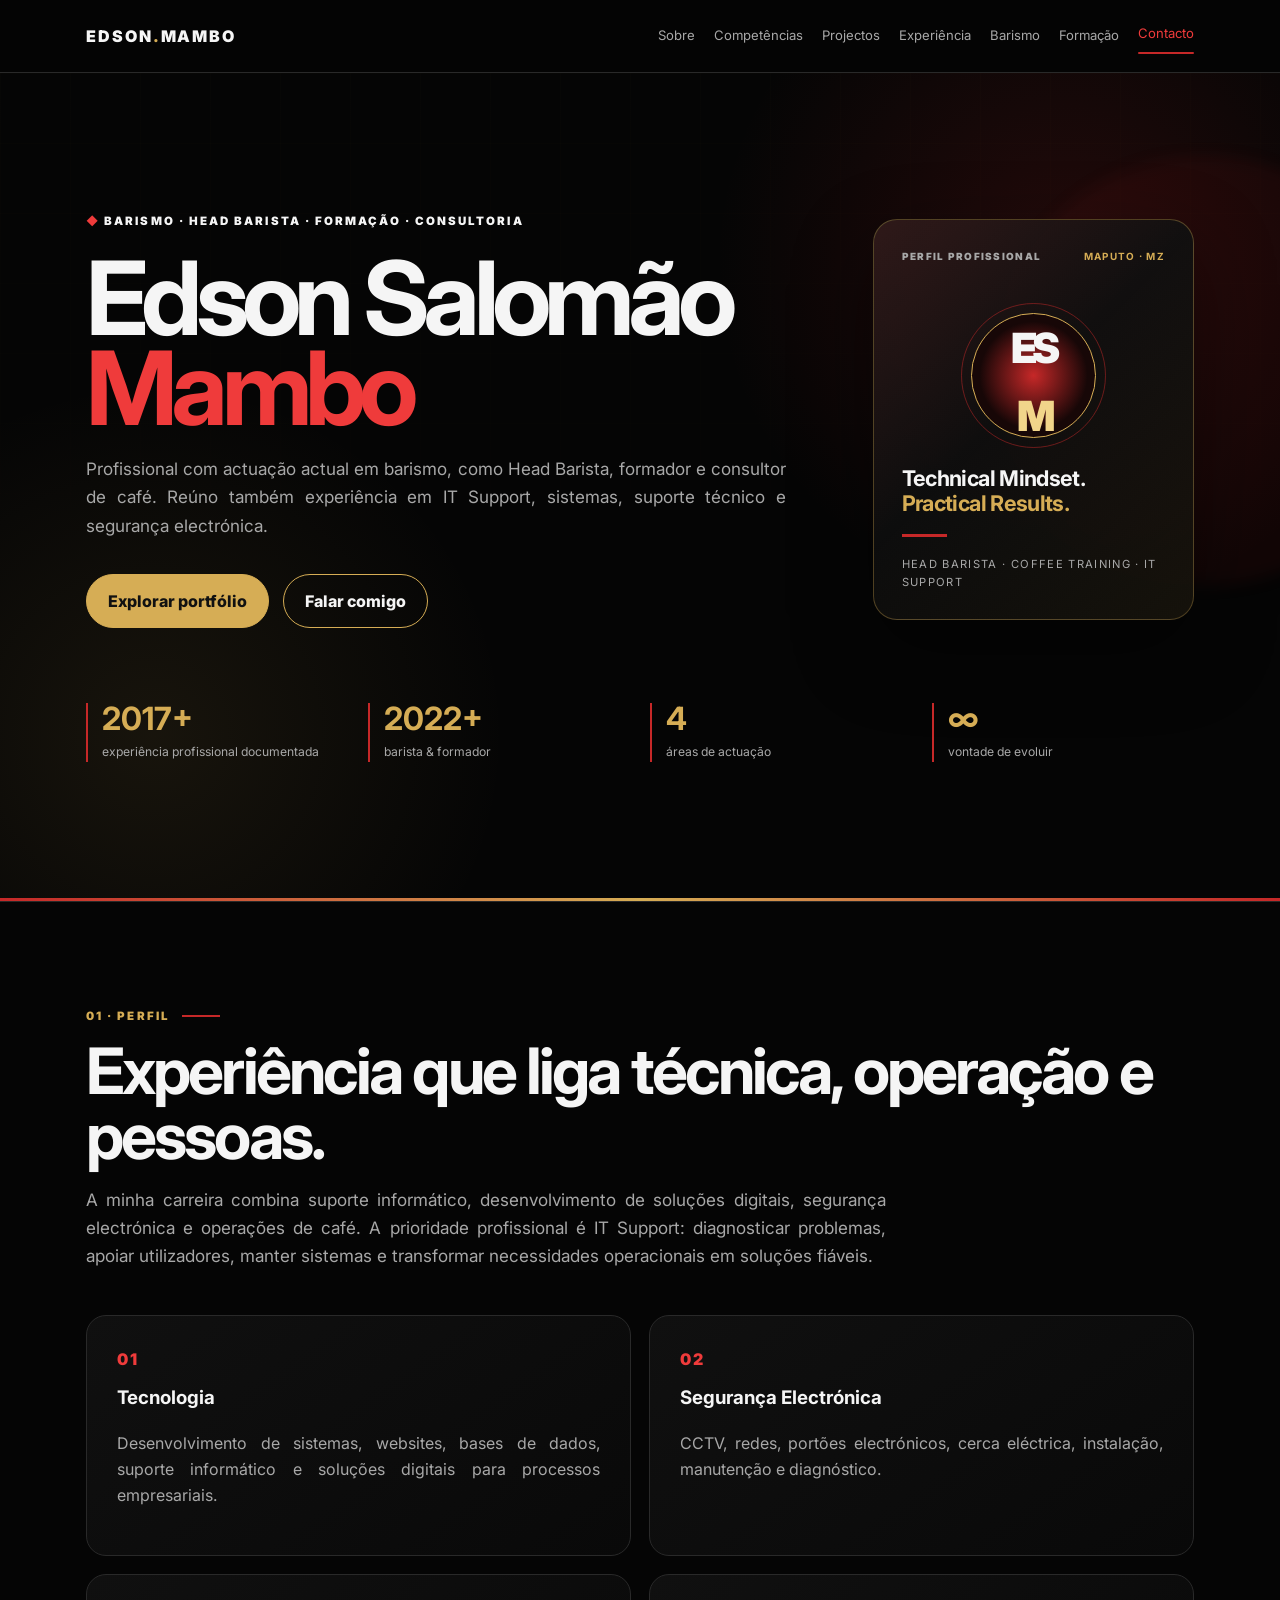
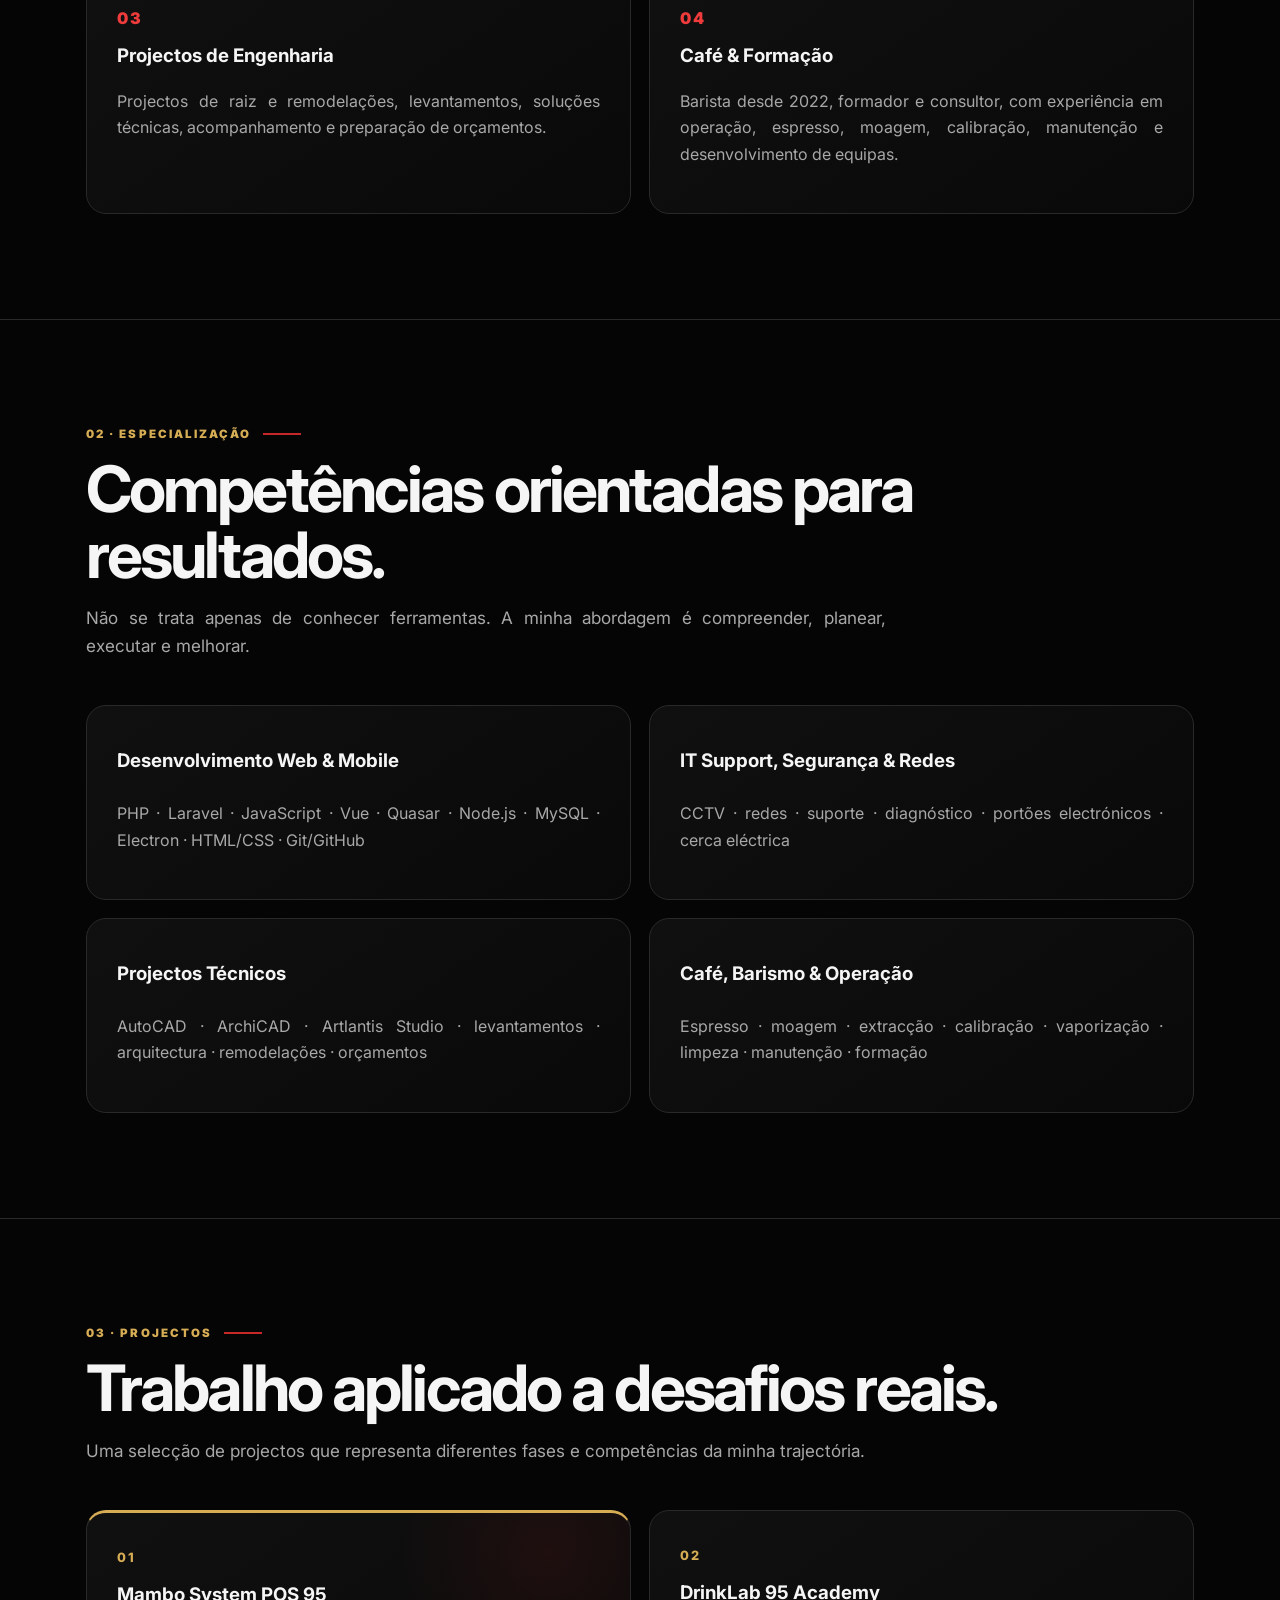
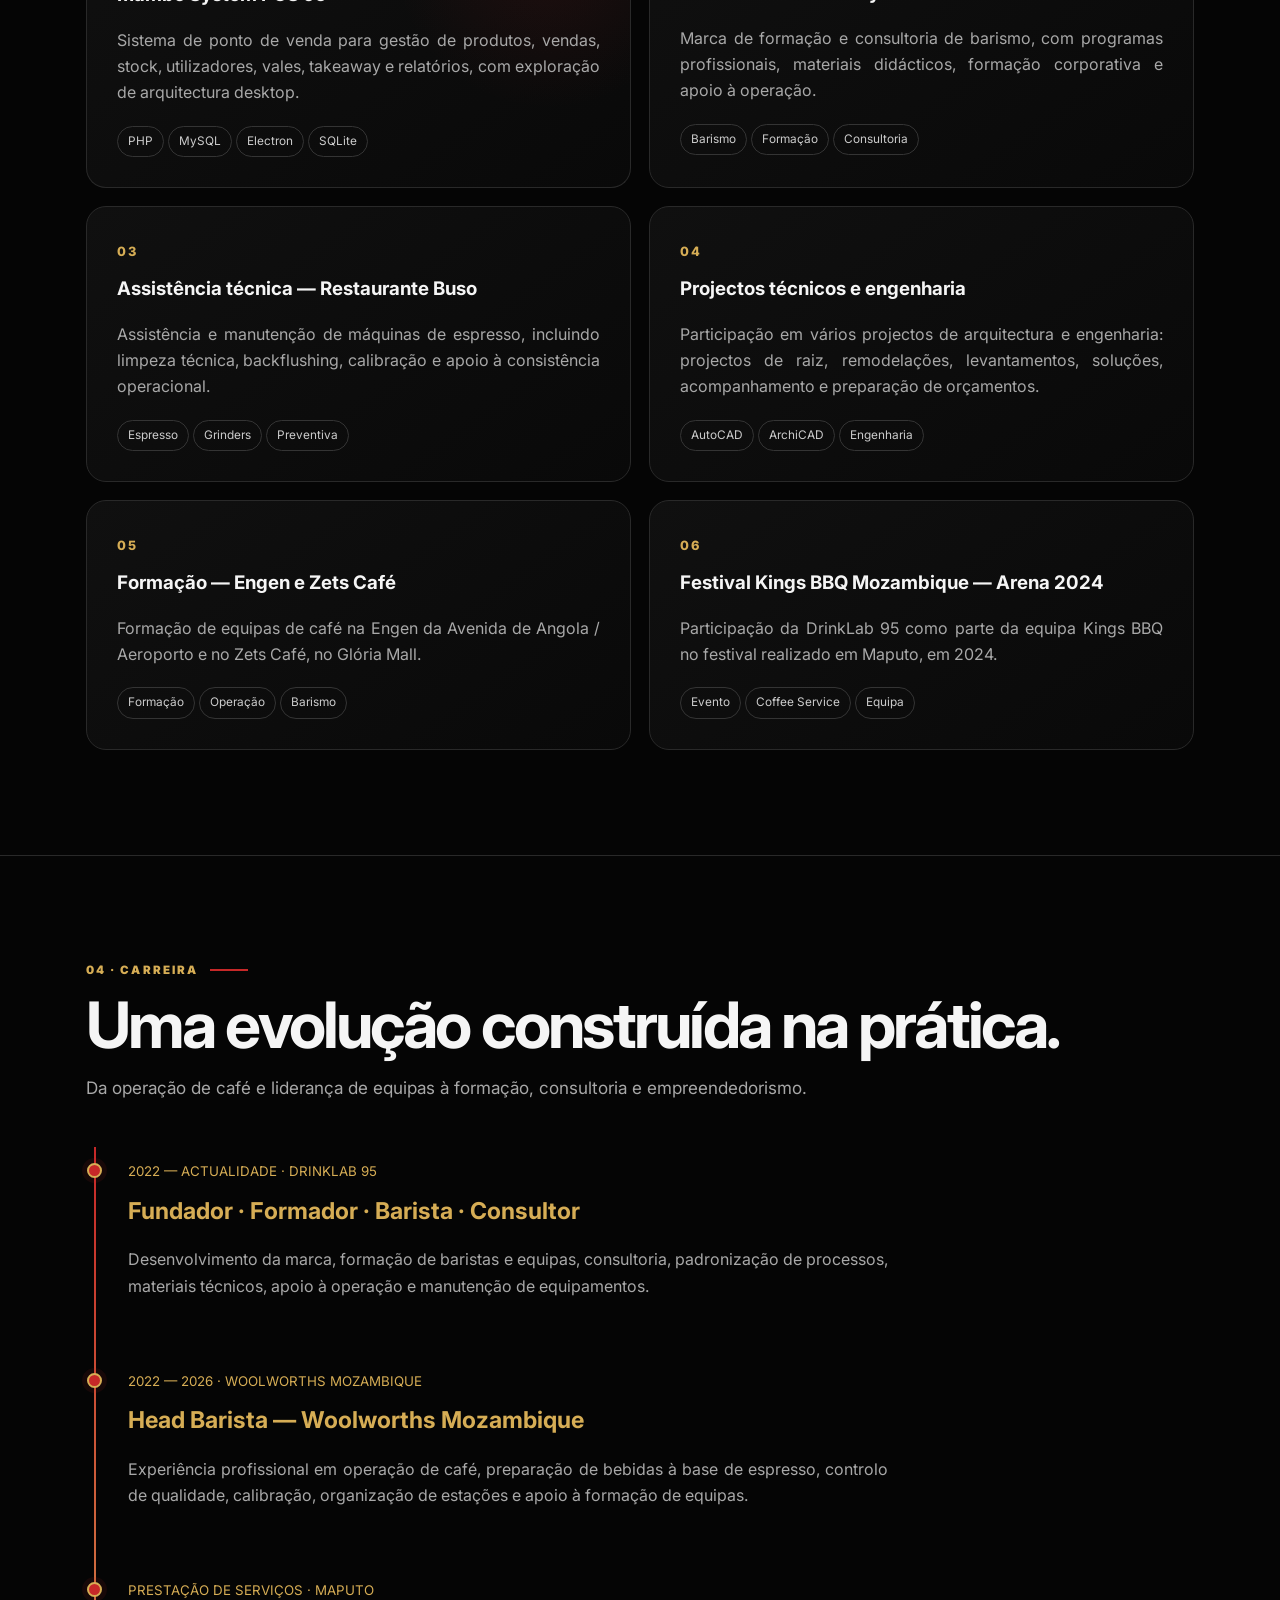
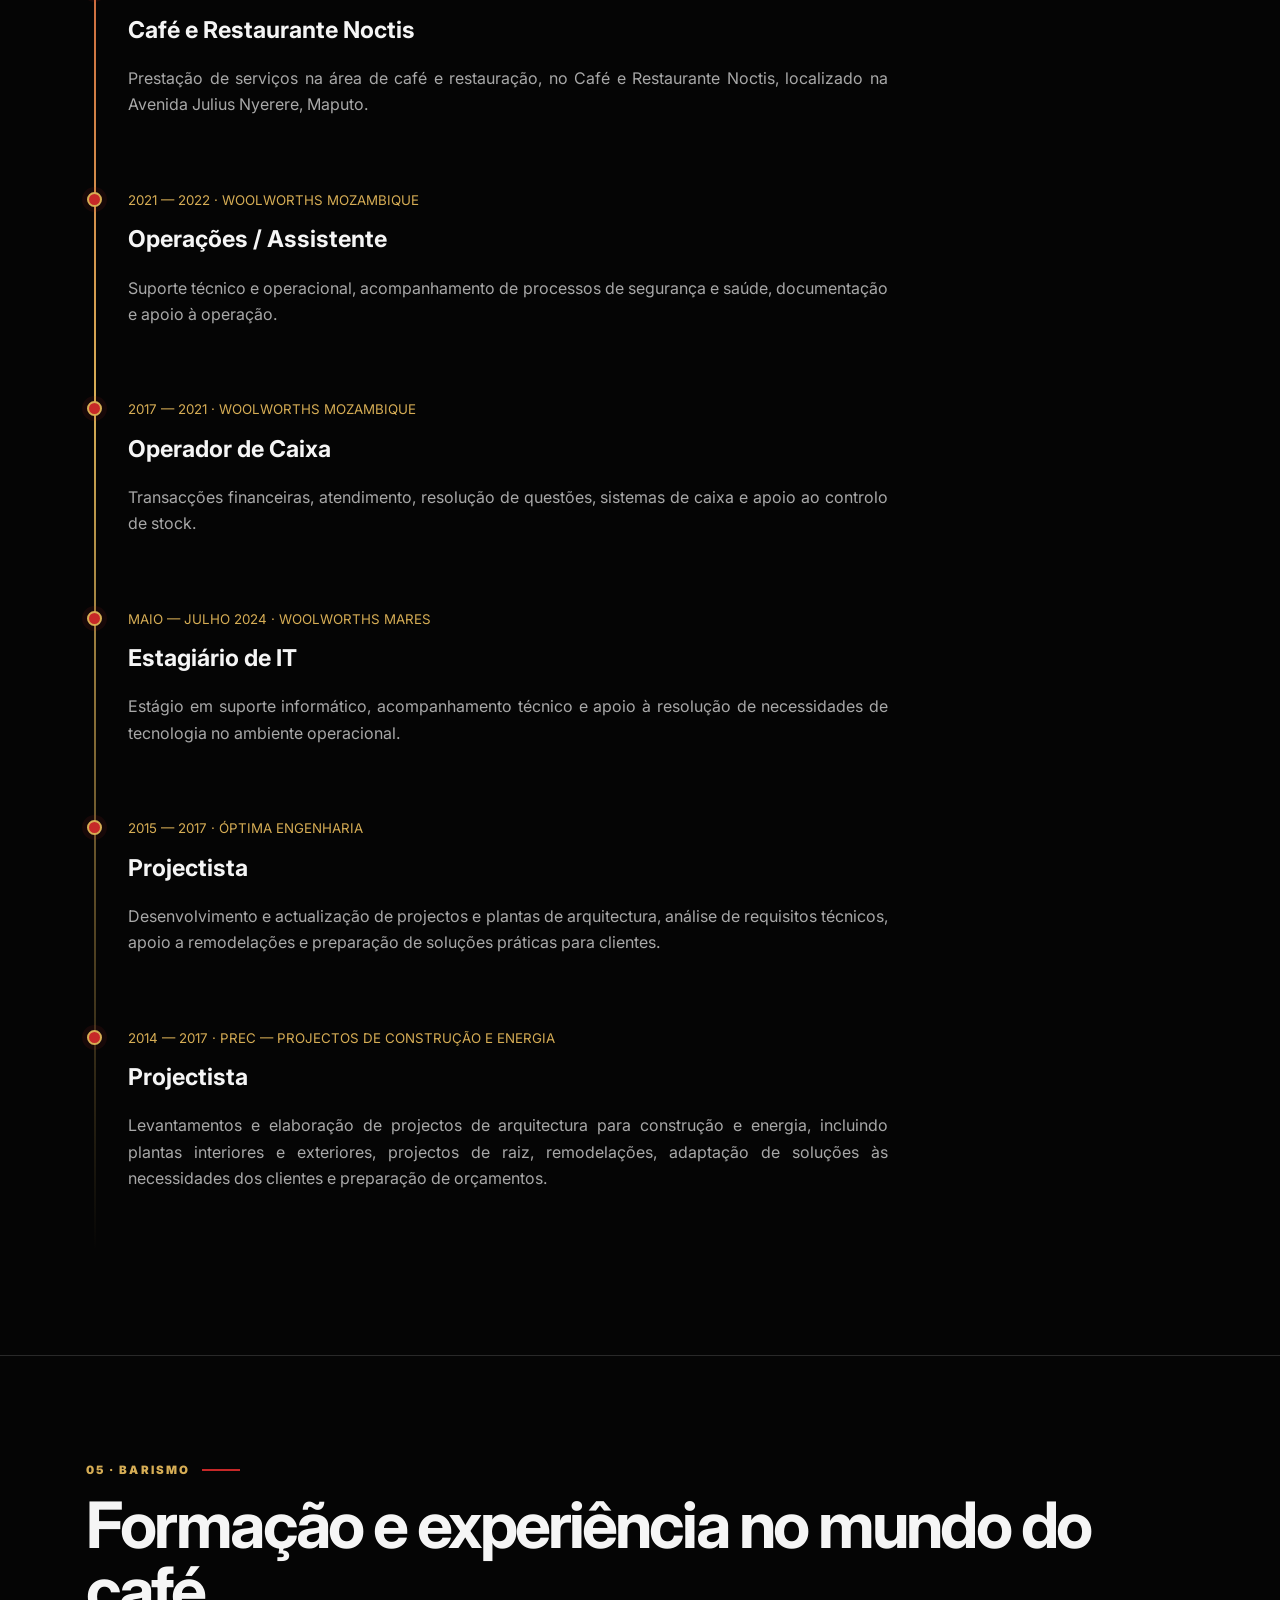
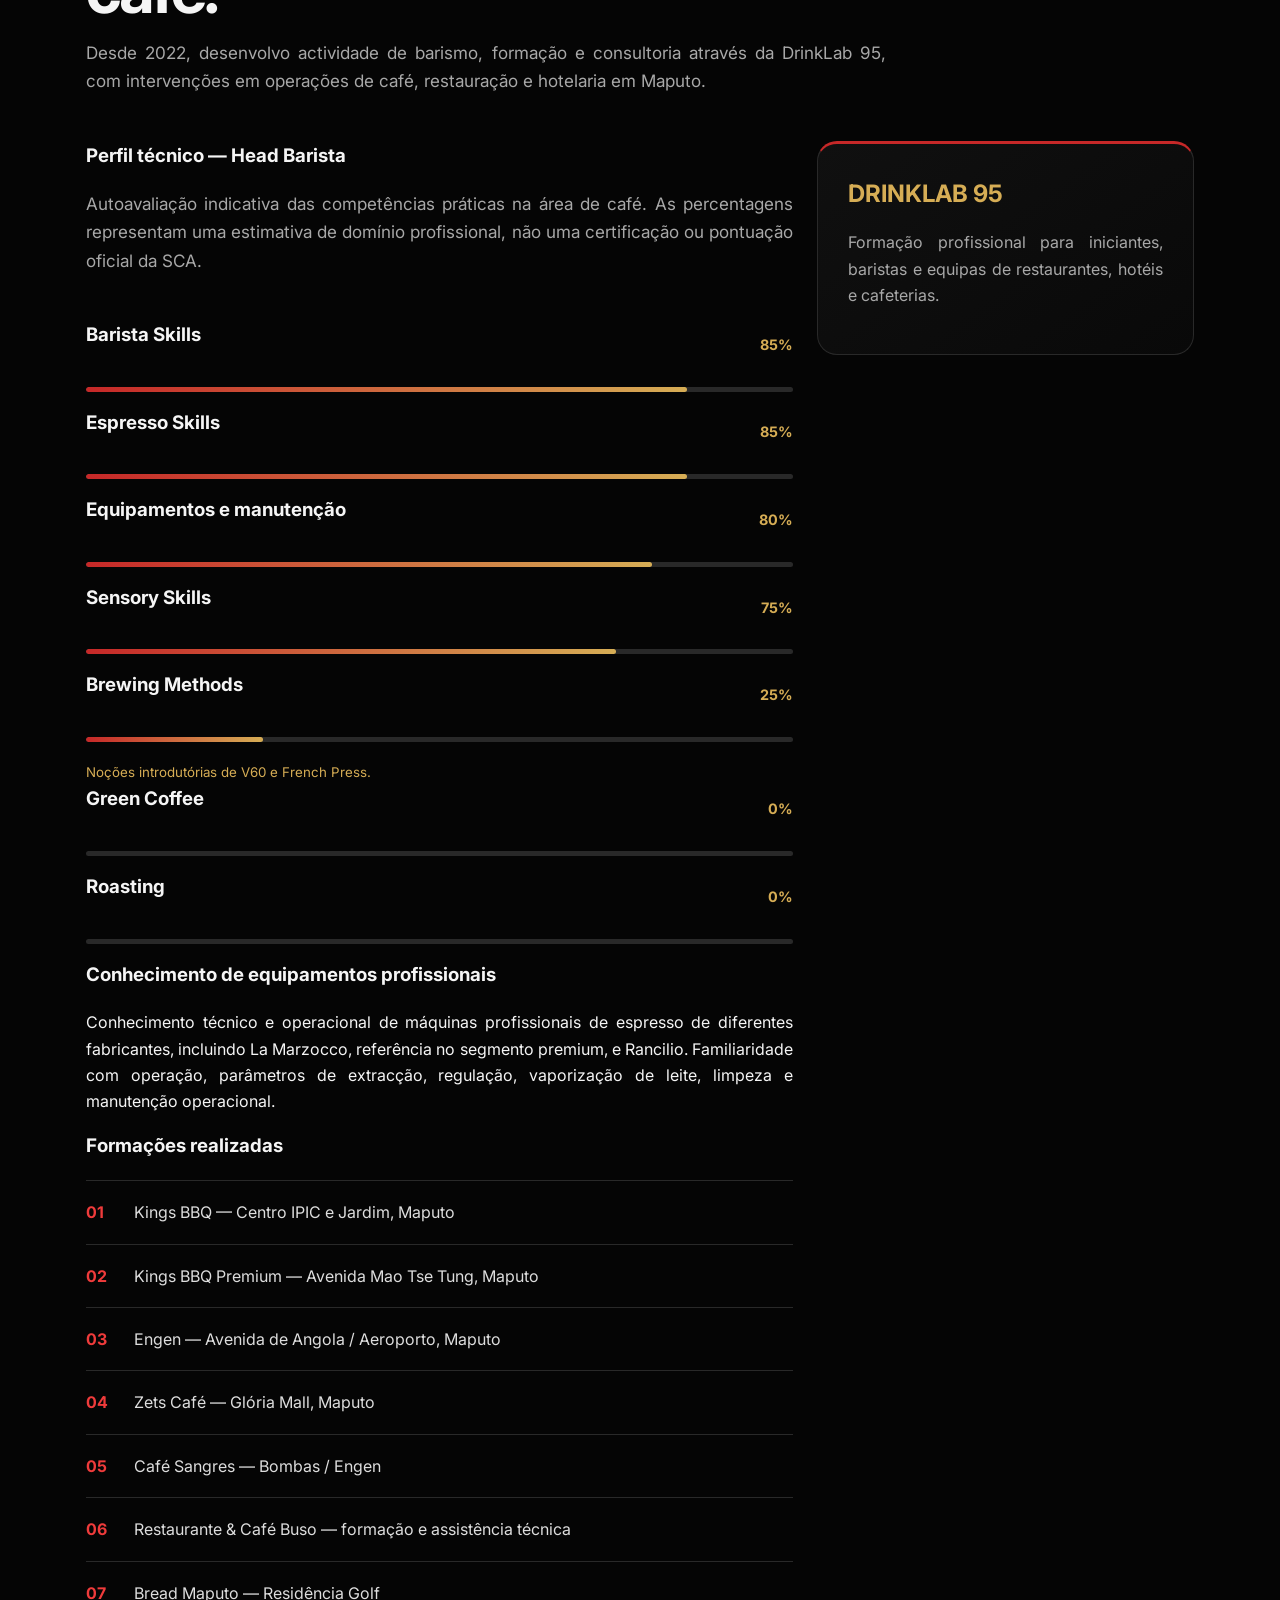
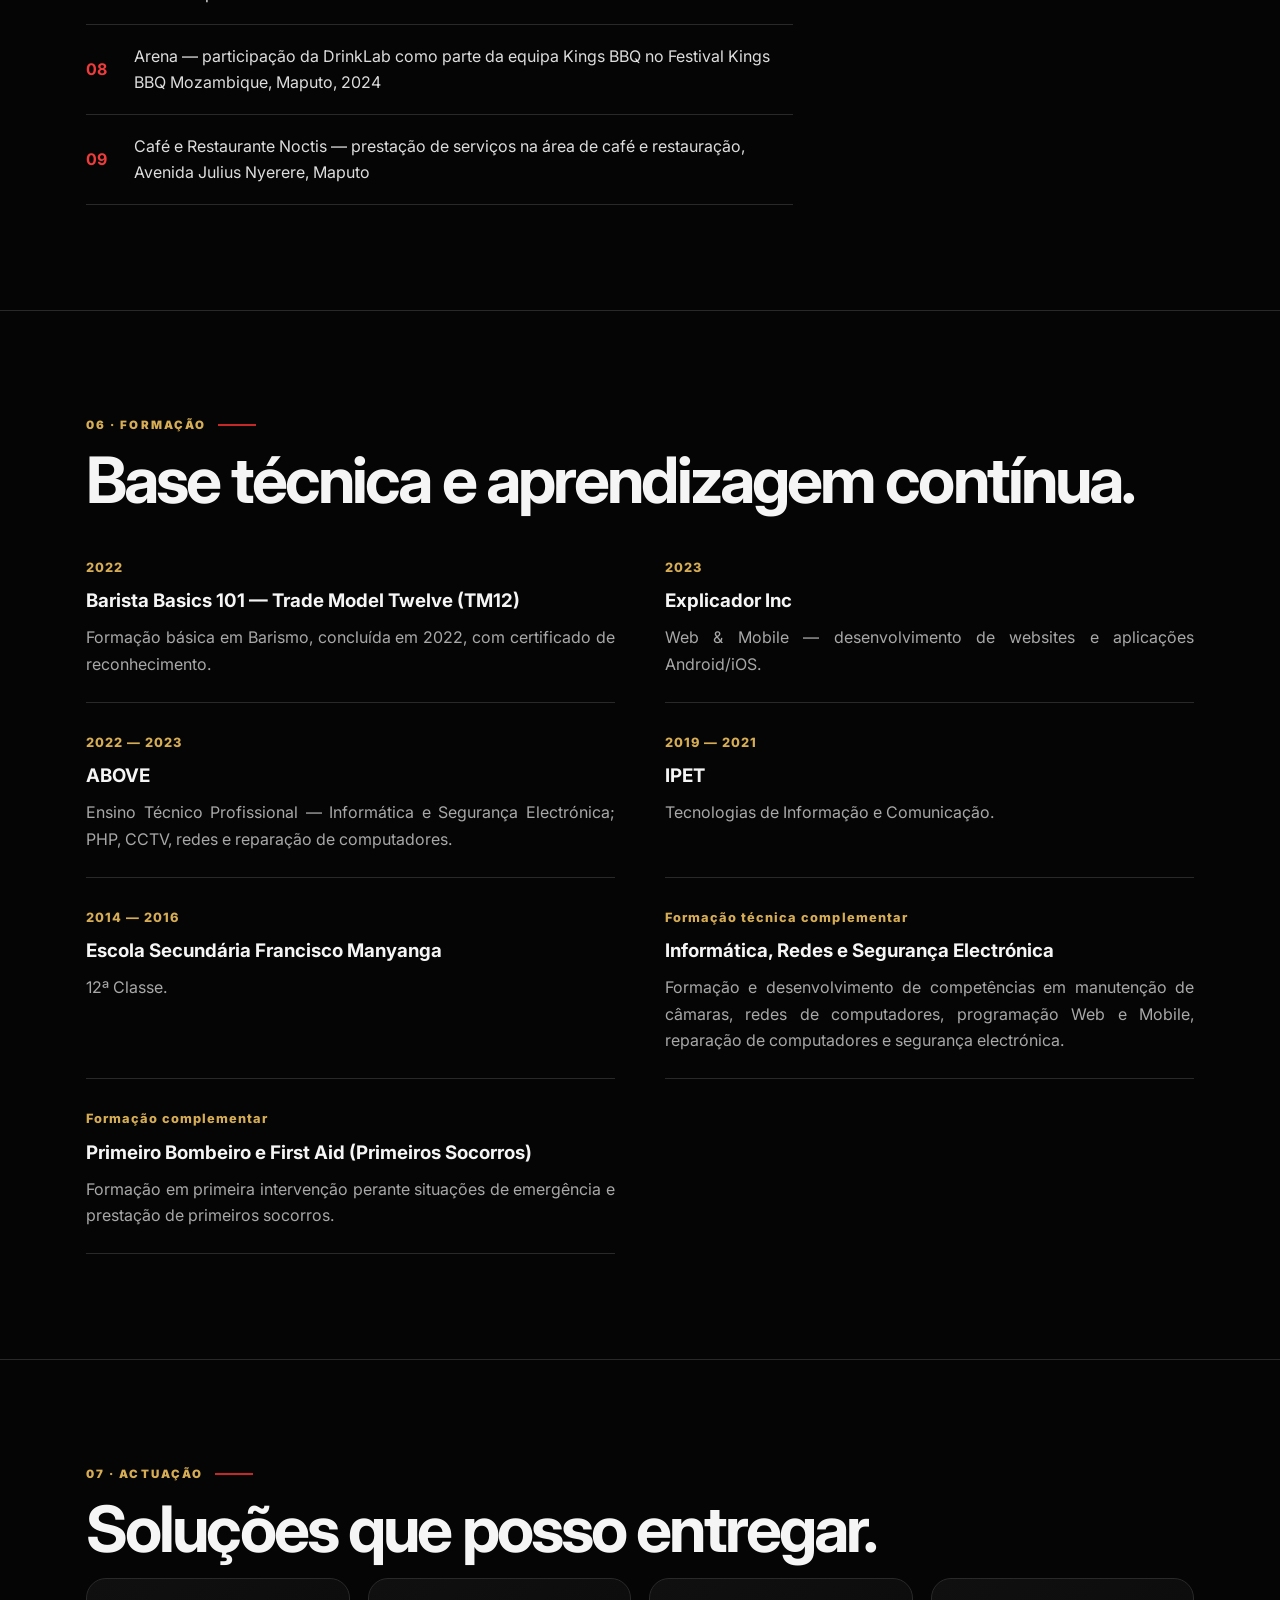
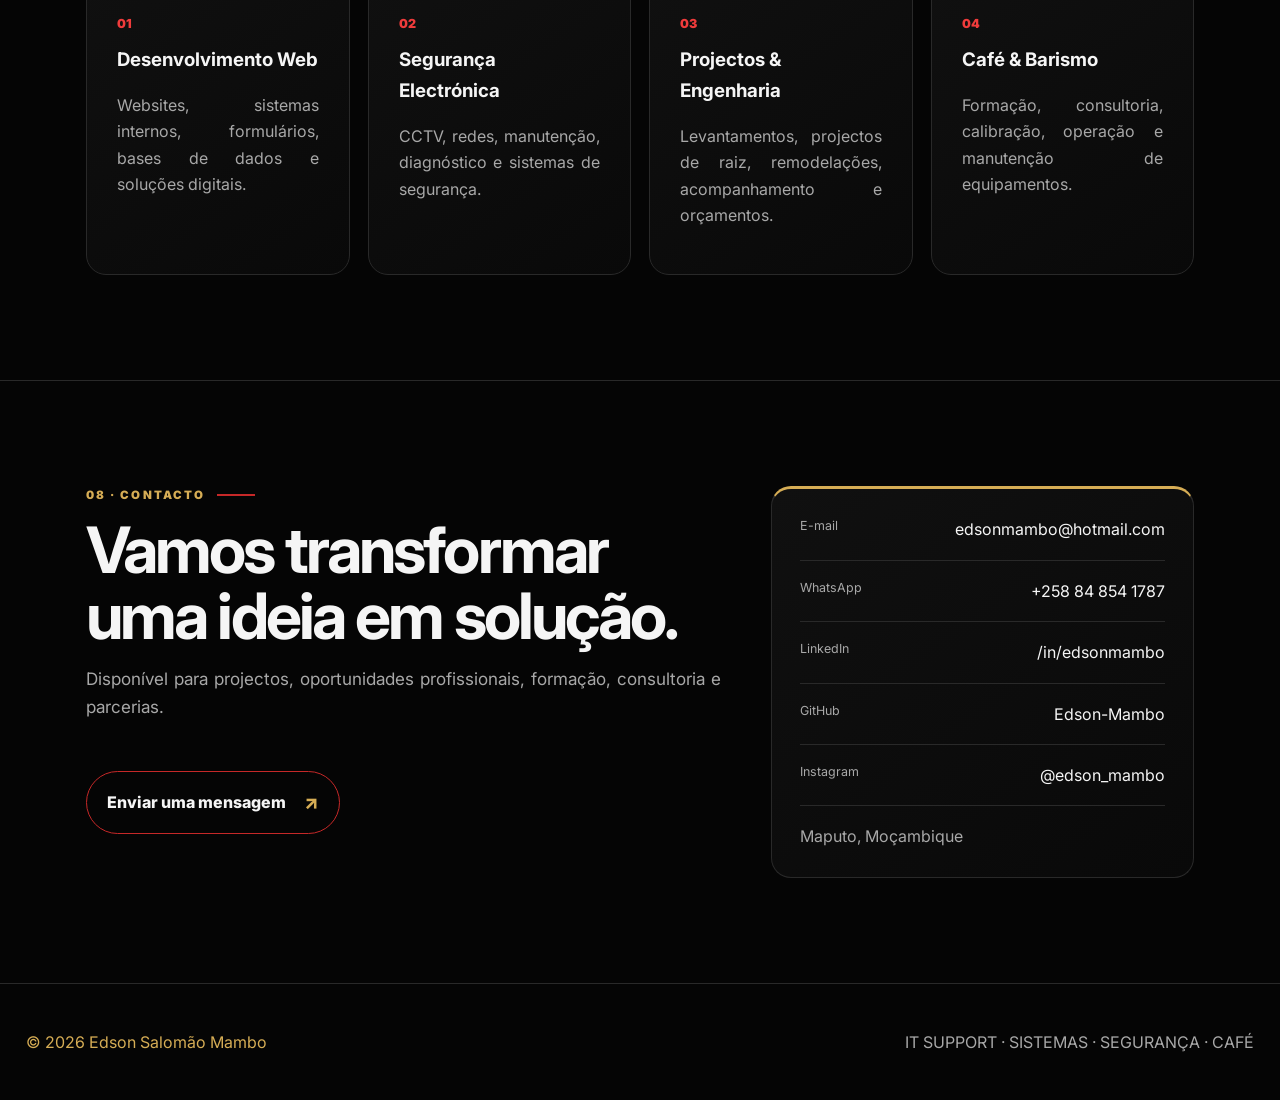
<file: index.html>
<!DOCTYPE html>
<html lang="pt-PT">
<head>
<meta charset="UTF-8"><meta name="viewport" content="width=device-width, initial-scale=1.0">
<meta name="description" content="Edson Salomão Mambo — IT Support, suporte técnico, sistemas, segurança electrónica, projectos e barismo.">
<title>Edson Salomão Mambo | Portfólio</title>
<link rel="preconnect" href="https://fonts.googleapis.com"><link rel="preconnect" href="https://fonts.gstatic.com" crossorigin>
<link href="https://fonts.googleapis.com/css2?family=Inter:wght@400;500;600;700;800;900&display=swap" rel="stylesheet">
<link rel="stylesheet" href="assets/css/style.css">
</head>
<body>
<nav><div class="wrap"><a class="brand" href="#top">EDSON<span>.</span>MAMBO</a><div class="links"><a href="#sobre">Sobre</a><a href="#competencias">Competências</a><a href="#projetos">Projectos</a><a href="#experiencia">Experiência</a><a href="#barismo">Barismo</a><a href="#formacao">Formação</a><a href="#contacto">Contacto</a></div></div></nav>
<main id="top">
<header class="hero"><div class="hero-glow"></div><div class="hero-grid"></div><div class="wrap hero-content"><div class="hero-copy"><div class="eyebrow">BARISMO · HEAD BARISTA · FORMAÇÃO · CONSULTORIA</div><h1>Edson Salomão <span>Mambo</span></h1><p>Profissional com actuação actual em barismo, como Head Barista, formador e consultor de café. Reúno também experiência em IT Support, sistemas, suporte técnico e segurança electrónica.</p><div class="buttons"><a class="btn primary" href="#projetos">Explorar portfólio</a><a class="btn" href="#contacto">Falar comigo</a></div></div><aside class="hero-card"><div class="hero-card-top"><span>PERFIL PROFISSIONAL</span><b>MAPUTO · MZ</b></div><div class="portrait-mark">ES<span>M</span></div><h3>Technical Mindset.<br><em>Practical Results.</em></h3><div class="hero-card-line"></div><p>Head Barista · Coffee Training · IT Support</p></aside><div class="hero-stats"><div><strong>2017+</strong><span>experiência profissional documentada</span></div><div><strong>2022+</strong><span>barista & formador</span></div><div><strong>4</strong><span>áreas de actuação</span></div><div><strong>∞</strong><span>vontade de evoluir</span></div></div></div></header>
<section id="sobre"><div class="wrap"><div class="section-kicker">01 · PERFIL</div><h2>Experiência que liga técnica, operação e pessoas.</h2><p class="intro">A minha carreira combina suporte informático, desenvolvimento de soluções digitais, segurança electrónica e operações de café. A prioridade profissional é IT Support: diagnosticar problemas, apoiar utilizadores, manter sistemas e transformar necessidades operacionais em soluções fiáveis.</p><div class="profile-grid"><article class="feature"><span class="feature-no">01</span><h3>Tecnologia</h3><p>Desenvolvimento de sistemas, websites, bases de dados, suporte informático e soluções digitais para processos empresariais.</p></article><article class="feature"><span class="feature-no">02</span><h3>Segurança Electrónica</h3><p>CCTV, redes, portões electrónicos, cerca eléctrica, instalação, manutenção e diagnóstico.</p></article><article class="feature"><span class="feature-no">03</span><h3>Projectos de Engenharia</h3><p>Projectos de raiz e remodelações, levantamentos, soluções técnicas, acompanhamento e preparação de orçamentos.</p></article><article class="feature"><span class="feature-no">04</span><h3>Café & Formação</h3><p>Barista desde 2022, formador e consultor, com experiência em operação, espresso, moagem, calibração, manutenção e desenvolvimento de equipas.</p></article></div></div></section>
<section id="competencias"><div class="wrap"><div class="section-kicker">02 · ESPECIALIZAÇÃO</div><h2>Competências orientadas para resultados.</h2><p class="intro">Não se trata apenas de conhecer ferramentas. A minha abordagem é compreender, planear, executar e melhorar.</p><div class="skills-grid"><article class="skill-card"><div class="skill-head"><h3>Desenvolvimento Web & Mobile</h3></div><p>PHP · Laravel · JavaScript · Vue · Quasar · Node.js · MySQL · Electron · HTML/CSS · Git/GitHub</p></article><article class="skill-card"><div class="skill-head"><h3>IT Support, Segurança & Redes</h3></div><p>CCTV · redes · suporte · diagnóstico · portões electrónicos · cerca eléctrica</p></article><article class="skill-card"><div class="skill-head"><h3>Projectos Técnicos</h3></div><p>AutoCAD · ArchiCAD · Artlantis Studio · levantamentos · arquitectura · remodelações · orçamentos</p></article><article class="skill-card"><div class="skill-head"><h3>Café, Barismo & Operação</h3></div><p>Espresso · moagem · extracção · calibração · vaporização · limpeza · manutenção · formação</p></article></div></div></section>
<section id="projetos"><div class="wrap"><div class="section-kicker">03 · PROJECTOS</div><h2>Trabalho aplicado a desafios reais.</h2><p class="intro">Uma selecção de projectos que representa diferentes fases e competências da minha trajectória.</p><div class="projects-grid"><article class="project featured-project"><span class="number">01</span><h3>Mambo System POS 95</h3><p>Sistema de ponto de venda para gestão de produtos, vendas, stock, utilizadores, vales, takeaway e relatórios, com exploração de arquitectura desktop.</p><div><span class="tag">PHP</span><span class="tag">MySQL</span><span class="tag">Electron</span><span class="tag">SQLite</span></div></article><article class="project"><span class="number">02</span><h3>DrinkLab 95 Academy</h3><p>Marca de formação e consultoria de barismo, com programas profissionais, materiais didácticos, formação corporativa e apoio à operação.</p><div><span class="tag">Barismo</span><span class="tag">Formação</span><span class="tag">Consultoria</span></div></article><article class="project"><span class="number">03</span><h3>Assistência técnica — Restaurante Buso</h3><p>Assistência e manutenção de máquinas de espresso, incluindo limpeza técnica, backflushing, calibração e apoio à consistência operacional.</p><div><span class="tag">Espresso</span><span class="tag">Grinders</span><span class="tag">Preventiva</span></div></article><article class="project"><span class="number">04</span><h3>Projectos técnicos e engenharia</h3><p>Participação em vários projectos de arquitectura e engenharia: projectos de raiz, remodelações, levantamentos, soluções, acompanhamento e preparação de orçamentos.</p><div><span class="tag">AutoCAD</span><span class="tag">ArchiCAD</span><span class="tag">Engenharia</span></div></article><article class="project"><span class="number">05</span><h3>Formação — Engen e Zets Café</h3><p>Formação de equipas de café na Engen da Avenida de Angola / Aeroporto e no Zets Café, no Glória Mall.</p><div><span class="tag">Formação</span><span class="tag">Operação</span><span class="tag">Barismo</span></div></article><article class="project"><span class="number">06</span><h3>Festival Kings BBQ Mozambique — Arena 2024</h3><p>Participação da DrinkLab 95 como parte da equipa Kings BBQ no festival realizado em Maputo, em 2024.</p><div><span class="tag">Evento</span><span class="tag">Coffee Service</span><span class="tag">Equipa</span></div></article></div></div></section>
<section id="experiencia"><div class="wrap"><div class="section-kicker">04 · CARREIRA</div><h2>Uma evolução construída na prática.</h2><p class="intro">Da operação de café e liderança de equipas à formação, consultoria e empreendedorismo.</p><div class="experience-timeline"><div class="role current"><div class="role-dot"></div><small>2022 — ACTUALIDADE · DRINKLAB 95</small><h3>Fundador · Formador · Barista · Consultor</h3><p>Desenvolvimento da marca, formação de baristas e equipas, consultoria, padronização de processos, materiais técnicos, apoio à operação e manutenção de equipamentos.</p></div><div class="role highlight"><div class="role-dot"></div><small>2022 — 2026 · WOOLWORTHS MOZAMBIQUE</small><h3>Head Barista — Woolworths Mozambique</h3><p>Experiência profissional em operação de café, preparação de bebidas à base de espresso, controlo de qualidade, calibração, organização de estações e apoio à formação de equipas.</p></div><div class="role"><div class="role-dot"></div><small>PRESTAÇÃO DE SERVIÇOS · MAPUTO</small><h3>Café e Restaurante Noctis</h3><p>Prestação de serviços na área de café e restauração, no Café e Restaurante Noctis, localizado na Avenida Julius Nyerere, Maputo.</p></div><div class="role"><div class="role-dot"></div><small>2021 — 2022 · WOOLWORTHS MOZAMBIQUE</small><h3>Operações / Assistente</h3><p>Suporte técnico e operacional, acompanhamento de processos de segurança e saúde, documentação e apoio à operação.</p></div><div class="role"><div class="role-dot"></div><small>2017 — 2021 · WOOLWORTHS MOZAMBIQUE</small><h3>Operador de Caixa</h3><p>Transacções financeiras, atendimento, resolução de questões, sistemas de caixa e apoio ao controlo de stock.</p></div><div class="role"><div class="role-dot"></div><small>MAIO — JULHO 2024 · WOOLWORTHS MARES</small><h3>Estagiário de IT</h3><p>Estágio em suporte informático, acompanhamento técnico e apoio à resolução de necessidades de tecnologia no ambiente operacional.</p></div><div class="role"><div class="role-dot"></div><small>2015 — 2017 · ÓPTIMA ENGENHARIA</small><h3>Projectista</h3><p>Desenvolvimento e actualização de projectos e plantas de arquitectura, análise de requisitos técnicos, apoio a remodelações e preparação de soluções práticas para clientes.</p></div><div class="role"><div class="role-dot"></div><small>2014 — 2017 · PREC — PROJECTOS DE CONSTRUÇÃO E ENERGIA</small><h3>Projectista</h3><p>Levantamentos e elaboração de projectos de arquitectura para construção e energia, incluindo plantas interiores e exteriores, projectos de raiz, remodelações, adaptação de soluções às necessidades dos clientes e preparação de orçamentos.</p></div></div></div></section>
<section id="barismo"><div class="wrap"><div class="section-kicker">05 · BARISMO</div><h2>Formação e experiência no mundo do café.</h2><p class="intro">Desde 2022, desenvolvo actividade de barismo, formação e consultoria através da DrinkLab 95, com intervenções em operações de café, restauração e hotelaria em Maputo.</p><div class="barismo-layout"><div class="barismo-main"><h3>Perfil técnico — Head Barista</h3><p class="intro">Autoavaliação indicativa das competências práticas na área de café. As percentagens representam uma estimativa de domínio profissional, não uma certificação ou pontuação oficial da SCA.</p><div class="coffee-skills"><div class="coffee-skill"><div class="skill-head"><h3>Barista Skills</h3><b>85%</b></div><div class="bar"><i style="width:85%"></i></div></div><div class="coffee-skill"><div class="skill-head"><h3>Espresso Skills</h3><b>85%</b></div><div class="bar"><i style="width:85%"></i></div></div><div class="coffee-skill"><div class="skill-head"><h3>Equipamentos e manutenção</h3><b>80%</b></div><div class="bar"><i style="width:80%"></i></div></div><div class="coffee-skill"><div class="skill-head"><h3>Sensory Skills</h3><b>75%</b></div><div class="bar"><i style="width:75%"></i></div></div><div class="coffee-skill"><div class="skill-head"><h3>Brewing Methods</h3><b>25%</b></div><div class="bar"><i style="width:25%"></i></div><small>Noções introdutórias de V60 e French Press.</small></div><div class="coffee-skill"><div class="skill-head"><h3>Green Coffee</h3><b>0%</b></div><div class="bar"><i style="width:0%"></i></div></div><div class="coffee-skill"><div class="skill-head"><h3>Roasting</h3><b>0%</b></div><div class="bar"><i style="width:0%"></i></div></div></div><h3>Conhecimento de equipamentos profissionais</h3><p>Conhecimento técnico e operacional de máquinas profissionais de espresso de diferentes fabricantes, incluindo La Marzocco, referência no segmento premium, e Rancilio. Familiaridade com operação, parâmetros de extracção, regulação, vaporização de leite, limpeza e manutenção operacional.</p><h3>Formações realizadas</h3><div class="client-list"><div><b>01</b><span>Kings BBQ — Centro IPIC e Jardim, Maputo</span></div><div><b>02</b><span>Kings BBQ Premium — Avenida Mao Tse Tung, Maputo</span></div><div><b>03</b><span>Engen — Avenida de Angola / Aeroporto, Maputo</span></div><div><b>04</b><span>Zets Café — Glória Mall, Maputo</span></div><div><b>05</b><span>Café Sangres — Bombas / Engen</span></div><div><b>06</b><span>Restaurante & Café Buso — formação e assistência técnica</span></div><div><b>07</b><span>Bread Maputo — Residência Golf</span></div><div><b>08</b><span>Arena — participação da DrinkLab como parte da equipa Kings BBQ no Festival Kings BBQ Mozambique, Maputo, 2024</span></div><div><b>09</b><span>Café e Restaurante Noctis — prestação de serviços na área de café e restauração, Avenida Julius Nyerere, Maputo</span></div></div></div><aside class="barismo-note"><strong>DRINKLAB 95</strong><p>Formação profissional para iniciantes, baristas e equipas de restaurantes, hotéis e cafeterias.</p></aside></div></div></section>
<section id="formacao"><div class="wrap"><div class="section-kicker">06 · FORMAÇÃO</div><h2>Base técnica e aprendizagem contínua.</h2><div class="education"><article><span>2022</span><h3>Barista Basics 101 — Trade Model Twelve (TM12)</h3><p>Formação básica em Barismo, concluída em 2022, com certificado de reconhecimento.</p></article><article><span>2023</span><h3>Explicador Inc</h3><p>Web & Mobile — desenvolvimento de websites e aplicações Android/iOS.</p></article><article><span>2022 — 2023</span><h3>ABOVE</h3><p>Ensino Técnico Profissional — Informática e Segurança Electrónica; PHP, CCTV, redes e reparação de computadores.</p></article><article><span>2019 — 2021</span><h3>IPET</h3><p>Tecnologias de Informação e Comunicação.</p></article><article><span>2014 — 2016</span><h3>Escola Secundária Francisco Manyanga</h3><p>12ª Classe.</p></article><article><span>Formação técnica complementar</span><h3>Informática, Redes e Segurança Electrónica</h3><p>Formação e desenvolvimento de competências em manutenção de câmaras, redes de computadores, programação Web e Mobile, reparação de computadores e segurança electrónica.</p></article><article><span>Formação complementar</span><h3>Primeiro Bombeiro e First Aid (Primeiros Socorros)</h3><p>Formação em primeira intervenção perante situações de emergência e prestação de primeiros socorros.</p></article></div></div></section>
<section id="servicos"><div class="wrap"><div class="section-kicker">07 · ACTUAÇÃO</div><h2>Soluções que posso entregar.</h2><div class="service-grid"><article><span>01</span><h3>Desenvolvimento Web</h3><p>Websites, sistemas internos, formulários, bases de dados e soluções digitais.</p></article><article><span>02</span><h3>Segurança Electrónica</h3><p>CCTV, redes, manutenção, diagnóstico e sistemas de segurança.</p></article><article><span>03</span><h3>Projectos & Engenharia</h3><p>Levantamentos, projectos de raiz, remodelações, acompanhamento e orçamentos.</p></article><article><span>04</span><h3>Café & Barismo</h3><p>Formação, consultoria, calibração, operação e manutenção de equipamentos.</p></article></div></div></section>
<section id="contacto"><div class="wrap contact"><div><div class="section-kicker">08 · CONTACTO</div><h2>Vamos transformar uma ideia em solução.</h2><p class="intro">Disponível para projectos, oportunidades profissionais, formação, consultoria e parcerias.</p><a class="contact-cta" href="mailto:edsonmambo@hotmail.com">Enviar uma mensagem <span>↗</span></a></div><div class="contact-card"><a href="mailto:edsonmambo@hotmail.com"><span>E-mail</span>edsonmambo@hotmail.com</a><a href="https://wa.me/258848541787"><span>WhatsApp</span>+258 84 854 1787</a><a href="https://www.linkedin.com/in/edsonmambo"><span>LinkedIn</span>/in/edsonmambo</a><a href="https://github.com/Edson-Mambo"><span>GitHub</span>Edson-Mambo</a><a href="https://instagram.com/edson_mambo"><span>Instagram</span>@edson_mambo</a><p>Maputo, Moçambique</p></div></div></section>
</main><footer><span>© <span id="year">2026</span> Edson Salomão Mambo</span><span>IT SUPPORT · SISTEMAS · SEGURANÇA · CAFÉ</span></footer>
<script src="assets/js/app.js"></script>
</body></html>
</file>
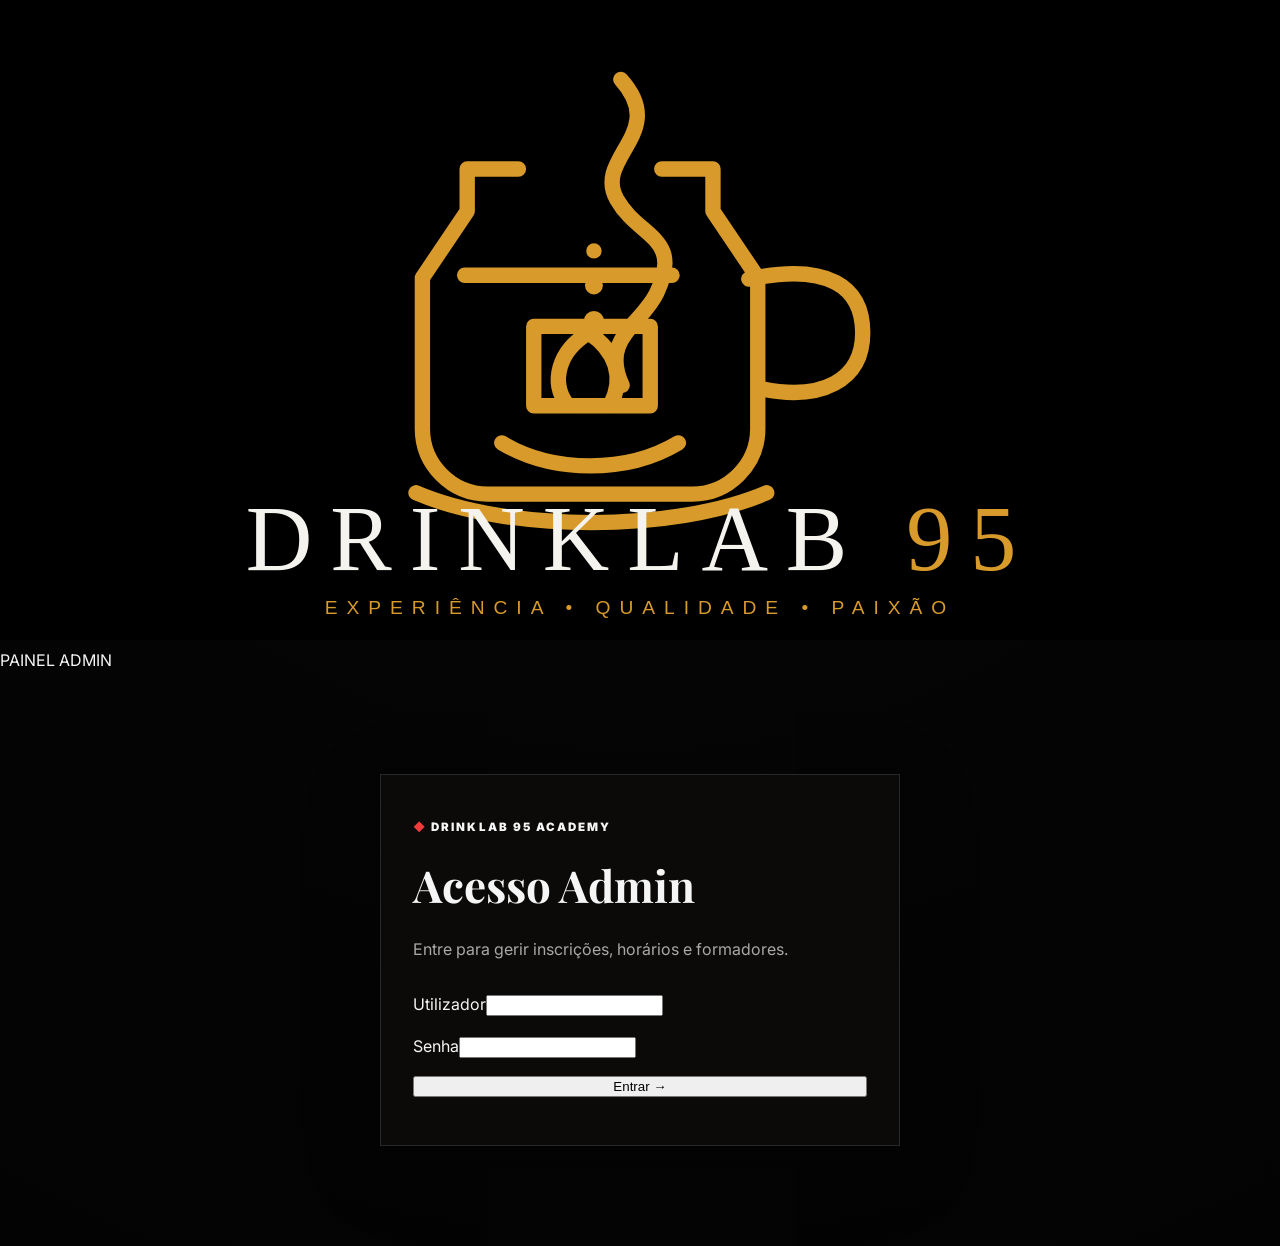
<file: admin.html>
<!doctype html>
<html lang="pt-MZ">
<head>
<meta charset="UTF-8"><meta name="viewport" content="width=device-width,initial-scale=1.0">
<title>Admin — DrinkLab 95 Academy</title>
<link rel="preconnect" href="https://fonts.googleapis.com"><link rel="preconnect" href="https://fonts.gstatic.com" crossorigin>
<link href="https://fonts.googleapis.com/css2?family=Inter:wght@400;500;600;700&family=Playfair+Display:wght@600;700&display=swap" rel="stylesheet">
<link rel="stylesheet" href="assets/css/style.css"><link rel="stylesheet" href="assets/css/admin.css">
</head>
<body class="admin-body">
<header class="topbar"><a class="brand" href="./"><img src="assets/logo/drinklab-95.svg" alt="DrinkLab 95"></a><span class="academy-label">PAINEL ADMIN</span></header>
<main class="admin-wrap">
<section id="loginPanel" class="admin-card login-card"><p class="eyebrow">DRINKLAB 95 ACADEMY</p><h1>Acesso <span>Admin</span></h1><p class="admin-muted">Entre para gerir inscrições, horários e formadores.</p><form id="loginForm"><div class="field"><label>Utilizador</label><input id="username" required autocomplete="username"></div><div class="field"><label>Senha</label><input id="password" type="password" required autocomplete="current-password"></div><button class="submit-button" type="submit">Entrar →</button><div id="loginError" class="form-message"></div></form></section>
<section id="dashboard" hidden><div class="admin-head"><div><p class="eyebrow">DASHBOARD</p><h1>Gestão da <span>Academia</span></h1></div><button id="logout" class="back-button">Terminar sessão</button></div>
<div class="stats"><div class="stat"><span>Total</span><strong id="totalCount">0</strong></div><div class="stat"><span>Manhã</span><strong id="morningCount">0</strong><small>08h–10h</small></div><div class="stat"><span>Tarde</span><strong id="afternoonCount">0</strong><small>16h–18h</small></div><div class="stat"><span>Formadores</span><strong id="trainerCount">0</strong></div></div>
<div class="admin-grid"><section class="admin-card"><div class="section-head"><div><p class="eyebrow">INSCRIÇÕES</p><h2>Alunos cadastrados</h2></div><button id="clearRegistrations" class="danger-button">Limpar dados locais</button></div><div class="filters"><input id="searchInput" placeholder="Pesquisar nome ou telefone..."><select id="timeFilter"><option value="">Todos os horários</option><option value="08h as 10h">Manhã · 08h–10h</option><option value="16h as 18h">Tarde · 16h–18h</option></select></div><div class="table-wrap"><table><thead><tr><th>Nome</th><th>Contacto</th><th>Horário</th><th>Frequência</th><th>Data</th><th></th></tr></thead><tbody id="registrationRows"></tbody></table><div id="emptyState" class="empty">Nenhuma inscrição guardada neste navegador.</div></div></section>
<section class="admin-card"><div class="section-head"><div><p class="eyebrow">EQUIPA</p><h2>Formadores</h2></div></div><form id="trainerForm" class="trainer-form"><div class="field"><label>Nome do formador</label><input id="trainerName" required placeholder="Nome completo"></div><div class="field"><label>Especialidade</label><input id="trainerSpecialty" placeholder="Ex.: Dança contemporânea"></div><button class="submit-button" type="submit">Cadastrar formador →</button></form><div id="trainerList" class="trainer-list"></div></section></div></section></main>
<script>
const ADMIN_USER='Edson Mamb',ADMIN_PASS='848541787',KEY='drinklab_academy_registrations',TRAINERS='drinklab_academy_trainers',$=id=>document.getElementById(id);
const registrations=()=>JSON.parse(localStorage.getItem(KEY)||'[]'),saveRegs=v=>localStorage.setItem(KEY,JSON.stringify(v)),trainers=()=>JSON.parse(localStorage.getItem(TRAINERS)||'[]'),saveTrainers=v=>localStorage.setItem(TRAINERS,JSON.stringify(v));
function showDashboard(){$('loginPanel').hidden=true;$('dashboard').hidden=false;render()}
$('loginForm').addEventListener('submit',e=>{e.preventDefault();if($('username').value.trim()===ADMIN_USER&&$('password').value===ADMIN_PASS){sessionStorage.setItem('drinklab_admin','1');showDashboard()}else $('loginError').textContent='Utilizador ou senha incorretos.'});$('logout').onclick=()=>{sessionStorage.removeItem('drinklab_admin');location.reload()};
function esc(v){return String(v).replace(/[&<>'"]/g,c=>({'&':'&amp;','<':'&lt;','>':'&gt;',"'":'&#39;','"':'&quot;'}[c]))}
function render(){const data=registrations(),q=$('searchInput').value.toLowerCase(),tf=$('timeFilter').value,filtered=data.filter(r=>(!q||`${r.nome||''} ${r.telefone||''}`.toLowerCase().includes(q))&&(!tf||r.horario===tf));$('totalCount').textContent=data.length;$('morningCount').textContent=data.filter(r=>r.horario==='08h as 10h').length;$('afternoonCount').textContent=data.filter(r=>r.horario==='16h as 18h').length;$('trainerCount').textContent=trainers().length;$('registrationRows').innerHTML=filtered.map(r=>`<tr><td><strong>${esc(r.nome||r.responsavel||'—')}</strong><small>${esc(r.programa||r.modalidade||'Academia de Dança')}</small></td><td>${esc(r.telefone||'—')}</td><td>${esc(r.horario||'—')}</td><td>${esc(r.frequencia||'3 vezes por semana')}</td><td>${esc(r.data||'—')}</td><td><button class="delete-button" data-id="${r.id}">×</button></td></tr>`).join('');$('emptyState').style.display=filtered.length?'none':'block';$('trainerList').innerHTML=trainers().map((t,i)=>`<div class="trainer-item"><div><strong>${esc(t.nome)}</strong><span>${esc(t.especialidade||'Formador')}</span></div><button class="delete-button trainer-delete" data-index="${i}">×</button></div>`).join('')||'<p class="admin-muted">Nenhum formador cadastrado.</p>'}
$('searchInput').oninput=render;$('timeFilter').onchange=render;$('registrationRows').addEventListener('click',e=>{const b=e.target.closest('.delete-button');if(b){saveRegs(registrations().filter(r=>String(r.id)!==String(b.dataset.id)));render()}});$('trainerForm').addEventListener('submit',e=>{e.preventDefault();const a=trainers();a.push({nome:$('trainerName').value.trim(),especialidade:$('trainerSpecialty').value.trim()});saveTrainers(a);e.target.reset();render()});$('trainerList').addEventListener('click',e=>{const b=e.target.closest('.trainer-delete');if(b){const a=trainers();a.splice(Number(b.dataset.index),1);saveTrainers(a);render()}});$('clearRegistrations').onclick=()=>{if(confirm('Tem a certeza que deseja apagar todas as inscrições guardadas neste navegador?')){saveRegs([]);render()}};if(sessionStorage.getItem('drinklab_admin')==='1')showDashboard();
</script></body></html>
</file>
<file: assets/css/style.css>
:root{--bg:#050505;--surface:#101010;--surface2:#171717;--text:#f5f5f5;--muted:#a8a8a8;--gold:#d6ad55;--gold2:#f1d58a;--red:#c62828;--red2:#ef3b3b;--line:#292929;--max:1160px}*{box-sizing:border-box}html{scroll-behavior:smooth}body{margin:0;background:var(--bg);color:var(--text);font-family:Inter,system-ui,sans-serif;line-height:1.65;overflow-x:hidden}a{color:inherit;text-decoration:none}.wrap{max-width:var(--max);margin:auto;padding:0 26px}nav{position:sticky;top:0;z-index:20;background:rgba(5,5,5,.9);backdrop-filter:blur(18px);border-bottom:1px solid var(--line)}nav .wrap{height:72px;display:flex;align-items:center;justify-content:space-between}.brand{font-weight:900;letter-spacing:.12em}.brand span,.section-kicker,.number,small{color:var(--gold)}.links{display:flex;gap:19px;color:var(--muted);font-size:.82rem}.links a{transition:.25s}.links a:hover,.links a.active{color:var(--red2);transform:translateY(-2px)}.hero{min-height:calc(100vh - 72px);display:flex;align-items:center;padding:90px 0;position:relative;overflow:hidden;background:radial-gradient(circle at 83% 23%,rgba(198,40,40,.16),transparent 28%),radial-gradient(circle at 12% 80%,rgba(214,173,85,.09),transparent 27%)}.hero:after{content:'';position:absolute;left:0;bottom:0;width:100%;height:3px;background:linear-gradient(90deg,var(--red),var(--gold),var(--red))}.hero-grid{position:absolute;inset:0;opacity:.16;background-image:linear-gradient(rgba(214,173,85,.08) 1px,transparent 1px),linear-gradient(90deg,rgba(214,173,85,.08) 1px,transparent 1px);background-size:70px 70px;mask-image:linear-gradient(to bottom,black,transparent 85%)}.hero-glow{position:absolute;width:430px;height:430px;border-radius:50%;right:-140px;top:10%;background:rgba(198,40,40,.07);filter:blur(8px);animation:float 7s ease-in-out infinite}.hero-content{position:relative;z-index:1;display:grid;grid-template-columns:1.45fr .65fr;gap:70px;align-items:center}.hero-copy{min-width:0}.eyebrow,.section-kicker{text-transform:uppercase;letter-spacing:.18em;font-size:.72rem;font-weight:900}.eyebrow:before{content:'◆ ';color:var(--red2)}.hero h1{font-size:clamp(3.5rem,8vw,7.7rem);line-height:.88;letter-spacing:-.065em;max-width:1000px;margin:22px 0}.hero h1 span{color:var(--red2)}.hero p,.intro{color:var(--muted);max-width:800px;font-size:1.07rem}.hero p{max-width:700px}.buttons{display:flex;gap:14px;flex-wrap:wrap;margin-top:34px}.btn{display:inline-block;padding:13px 21px;border:1px solid var(--gold);border-radius:999px;font-weight:800;transition:.25s}.btn.primary{background:var(--gold);color:#111}.btn:hover{transform:translateY(-3px);box-shadow:0 12px 30px rgba(198,40,40,.16)}.hero-card{position:relative;padding:28px;border:1px solid rgba(214,173,85,.35);border-radius:24px;background:linear-gradient(145deg,rgba(23,23,23,.96),rgba(5,5,5,.9));box-shadow:0 30px 80px rgba(0,0,0,.45);overflow:hidden}.hero-card:before{content:'';position:absolute;inset:0;background:linear-gradient(135deg,rgba(198,40,40,.14),transparent 45%,rgba(214,173,85,.08));pointer-events:none}.hero-card-top{position:relative;display:flex;justify-content:space-between;gap:10px;font-size:.62rem;letter-spacing:.13em;font-weight:900;color:var(--muted)}.hero-card-top b{color:var(--gold)}.portrait-mark{position:relative;width:125px;height:125px;margin:48px auto 28px;border-radius:50%;display:grid;place-items:center;border:1px solid var(--gold);outline:1px solid rgba(198,40,40,.5);outline-offset:9px;font-size:2.6rem;font-weight:900;letter-spacing:-.12em;background:radial-gradient(circle,var(--red),#170707 62%)}.portrait-mark span{color:var(--gold2)}.hero-card h3{position:relative;font-size:1.35rem;line-height:1.15;margin:0;letter-spacing:-.03em}.hero-card h3 em{font-style:normal;color:var(--gold)}.hero-card-line{position:relative;width:45px;height:3px;background:var(--red);margin:18px 0}.hero-card p{position:relative;font-size:.7rem;text-transform:uppercase;letter-spacing:.12em;margin:0;color:var(--muted)}.hero-stats{grid-column:1/-1;display:grid;grid-template-columns:repeat(4,1fr);gap:20px;margin-top:5px}.hero-stats div{display:flex;flex-direction:column;border-left:2px solid var(--red);padding-left:14px}.hero-stats strong{font-size:2rem;line-height:1;color:var(--gold)}.hero-stats span{color:var(--muted);font-size:.76rem;margin-top:7px}section{padding:105px 0;border-top:1px solid var(--line)}.section-kicker{margin-bottom:12px}.section-kicker:after{content:'';display:inline-block;width:38px;height:2px;background:var(--red);margin:0 0 3px 12px}h2{font-size:clamp(2.3rem,5vw,4rem);line-height:1.02;margin:0 0 16px;letter-spacing:-.045em}.intro{margin-bottom:45px}.profile-grid,.skills-grid,.projects-grid{display:grid;grid-template-columns:repeat(2,1fr);gap:18px}.feature,.skill-card,.project,.service-grid article,.barismo-note,.contact-card{background:linear-gradient(145deg,var(--surface),#090909);border:1px solid var(--line);border-radius:20px;padding:30px;transition:.3s}.feature:hover,.skill-card:hover,.project:hover,.service-grid article:hover,.contact-card:hover{border-color:var(--red);transform:translateY(-6px);box-shadow:0 18px 50px rgba(198,40,40,.09)}.feature-no{color:var(--red2);font-weight:900;letter-spacing:.12em}.feature h3,.skill-card h3,.project h3,.service-grid h3{margin:10px 0 7px}.feature p,.skill-card p,.project p,.service-grid p,.barismo-note p{color:var(--muted)}.skill-head{display:flex;justify-content:space-between;gap:20px;align-items:center}.skill-head b{color:var(--gold);font-size:.9rem}.bar{height:5px;background:#292929;border-radius:99px;margin:17px 0 16px;overflow:hidden}.bar i{display:block;height:100%;background:linear-gradient(90deg,var(--red),var(--gold));border-radius:99px;animation:grow 1.2s ease both}.number{font-size:.8rem;font-weight:800;letter-spacing:.15em}.tag{display:inline-block;border:1px solid #343434;border-radius:999px;padding:5px 10px;margin:4px 4px 0 0;font-size:.74rem;color:#ccc;transition:.25s}.tag:hover{border-color:var(--red);color:var(--gold);transform:translateY(-2px)}.featured-project{border-top:3px solid var(--gold);background:radial-gradient(circle at 85% 15%,rgba(198,40,40,.1),transparent 30%),linear-gradient(145deg,var(--surface),#090909)}.experience-timeline{position:relative;max-width:900px;margin-top:20px}.experience-timeline:before{content:'';position:absolute;left:8px;top:0;bottom:0;width:2px;background:linear-gradient(var(--red),var(--gold),transparent)}.role{position:relative;padding:10px 0 42px 42px;transition:.3s}.role:hover{transform:translateX(8px)}.role-dot{position:absolute;left:1px;top:16px;width:15px;height:15px;border-radius:50%;background:var(--red);border:2px solid var(--gold);box-shadow:0 0 0 5px rgba(198,40,40,.09)}.role h3{font-size:1.45rem;margin:8px 0}.role p{color:var(--muted);max-width:760px}.role.current h3,.role.highlight h3{color:var(--gold)}.education{display:grid;grid-template-columns:1fr 1fr;gap:0 50px}.education article{padding:25px 0;border-bottom:1px solid var(--line)}.education article span{color:var(--gold);font-weight:800;font-size:.8rem;letter-spacing:.08em}.education h3{margin:7px 0}.education p{color:var(--muted);margin:0}.barismo-layout{display:grid;grid-template-columns:1.5fr .8fr;gap:24px;align-items:start}.barismo-main h3{margin-top:0}.client-list{border-top:1px solid var(--line)}.client-list div{display:flex;gap:20px;align-items:center;padding:18px 0;border-bottom:1px solid var(--line);transition:.25s}.client-list div:hover{padding-left:8px}.client-list b{color:var(--red2);min-width:28px}.client-list span{color:#ddd}.barismo-note{position:sticky;top:100px;border-top:3px solid var(--red)}.barismo-note strong{font-size:1.5rem;color:var(--gold)}.course{display:flex;justify-content:space-between;gap:15px;padding:13px 0;border-bottom:1px solid var(--line);font-size:.85rem}.course b{color:var(--red2)}.course span{color:var(--muted);text-align:right}.service-grid{display:grid;grid-template-columns:repeat(4,1fr);gap:18px}.service-grid article span{color:var(--red2);font-size:.78rem;font-weight:900}.contact{display:grid;grid-template-columns:1.2fr .8fr;gap:50px;align-items:start}.contact-card{padding:10px 28px;border-top:3px solid var(--gold)}.contact-card a{display:flex;justify-content:space-between;gap:20px;padding:17px 0;border-bottom:1px solid var(--line);transition:.25s}.contact-card a:hover{color:var(--red2);padding-left:5px}.contact-card a span{color:var(--muted);font-size:.78rem}.contact-card p{color:var(--muted);margin:17px 0}.contact-cta{display:inline-flex;align-items:center;gap:18px;margin-top:4px;padding:15px 20px;border:1px solid var(--red);border-radius:999px;font-weight:800;transition:.25s}.contact-cta span{color:var(--gold);font-size:1.2rem}.contact-cta:hover{background:var(--red);transform:translateY(-3px)}footer{padding:45px 26px;color:var(--muted);display:flex;justify-content:space-between;gap:20px;flex-wrap:wrap;border-top:1px solid var(--line)}footer span:first-child{color:var(--gold)}@keyframes float{0%,100%{transform:translate3d(0,0,0)}50%{transform:translate3d(-25px,20px,0)}}@keyframes grow{from{transform:scaleX(0);transform-origin:left}to{transform:scaleX(1);transform-origin:left}}@media(max-width:900px){.links{display:none}.hero-content{grid-template-columns:1fr;gap:45px}.hero-card{max-width:460px}.hero-stats{grid-column:auto}.service-grid{grid-template-columns:1fr 1fr}.barismo-layout,.contact{grid-template-columns:1fr}.barismo-note{position:static}}@media(max-width:650px){.profile-grid,.skills-grid,.projects-grid,.education,.service-grid{grid-template-columns:1fr}.hero{padding:70px 0}.hero h1{font-size:clamp(3.1rem,15vw,5.5rem)}.hero-stats{grid-template-columns:1fr 1fr;gap:25px;margin-top:0}.hero-card{padding:22px}.portrait-mark{width:105px;height:105px;margin:35px auto 25px}.hero-card h3{font-size:1.15rem}section{padding:75px 0}.wrap{padding:0 20px}}@media(prefers-reduced-motion:reduce){html{scroll-behavior:auto}.hero-glow,.bar i{animation:none}.feature,.skill-card,.project,.service-grid article,.role,.btn,.links a,.contact-cta{transition:none}}
/* Portfolio refresh — mobile navigation and readable long-form text */
section p,.hero-copy>p,.contact-card p{text-align:justify}
@media(max-width:900px){
  .links{display:flex;gap:12px;overflow-x:auto;white-space:nowrap;max-width:64vw;padding:8px 0;scrollbar-width:none}
  .links::-webkit-scrollbar{display:none}
  .brand{flex-shrink:0}
}
@media(max-width:650px){
  nav .wrap{height:auto;min-height:72px;gap:12px}
  .links{max-width:58vw;font-size:.7rem;gap:10px}
}
</file>
<file: assets/css/admin.css>
.admin-body{background:radial-gradient(circle at 50% 0,#17130d,#050505 45%,#030303)}.admin-wrap{max-width:1300px;margin:0 auto;padding:60px 28px}.admin-card{border:1px solid var(--line);background:rgba(13,12,10,.9);padding:32px;box-shadow:0 20px 70px rgba(0,0,0,.3)}.login-card{max-width:520px;margin:40px auto}.admin-card h1,.admin-head h1{font-family:"Playfair Display",serif;font-size:44px;margin:0 0 10px}.admin-card h1 span,.admin-head h1 span{color:var(--gold-light)}.admin-muted{color:var(--muted);line-height:1.6}.login-card form{display:grid;gap:16px;margin-top:28px}.admin-head{display:flex;align-items:end;justify-content:space-between;margin-bottom:28px}.admin-head .back-button{padding:0}.stats{display:grid;grid-template-columns:repeat(4,1fr);gap:14px;margin-bottom:18px}.stat{border:1px solid rgba(255,255,255,.09);background:#0a0a0a;padding:20px}.stat span,.stat small{display:block;color:var(--muted);font-size:11px;text-transform:uppercase;letter-spacing:.08em}.stat strong{display:block;font:700 34px "Playfair Display",serif;color:var(--gold-light);margin:7px 0}.admin-grid{display:grid;grid-template-columns:minmax(0,2fr) minmax(300px,1fr);gap:18px}.section-head{display:flex;align-items:start;justify-content:space-between;gap:15px}.section-head h2{font-family:"Playfair Display",serif;margin:0;font-size:27px}.filters{display:grid;grid-template-columns:1fr 220px;gap:10px;margin:25px 0 15px}.filters input,.filters select,.trainer-form input{border:1px solid rgba(255,255,255,.12);background:#090909;color:var(--white);padding:12px;font:14px Inter}.table-wrap{overflow:auto}table{width:100%;border-collapse:collapse;min-width:650px}th,td{text-align:left;padding:13px 10px;border-bottom:1px solid rgba(255,255,255,.08);font-size:12px}th{color:var(--gold-light);font-size:10px;text-transform:uppercase;letter-spacing:.08em}td strong{display:block}td small{display:block;color:#777;margin-top:4px}.empty{text-align:center;color:#777;padding:35px 10px}.danger-button,.delete-button{border:1px solid rgba(255,100,80,.3);background:transparent;color:#d98d7c;padding:9px 11px;font-size:10px;cursor:pointer}.delete-button{padding:4px 8px}.trainer-form{display:grid;gap:13px;margin-top:22px}.trainer-list{margin-top:22px;display:grid;gap:8px}.trainer-item{display:flex;justify-content:space-between;align-items:center;border:1px solid rgba(255,255,255,.08);padding:13px}.trainer-item strong,.trainer-item span{display:block}.trainer-item span{color:#777;font-size:11px;margin-top:4px}@media(max-width:900px){.admin-grid{grid-template-columns:1fr}.stats{grid-template-columns:repeat(2,1fr)}}@media(max-width:800px){.admin-wrap{padding:35px 18px}.admin-card{padding:28px 20px}.admin-card h1,.admin-head h1{font-size:35px}.admin-head{align-items:start;gap:15px;flex-direction:column}.filters{grid-template-columns:1fr}}
</file>
